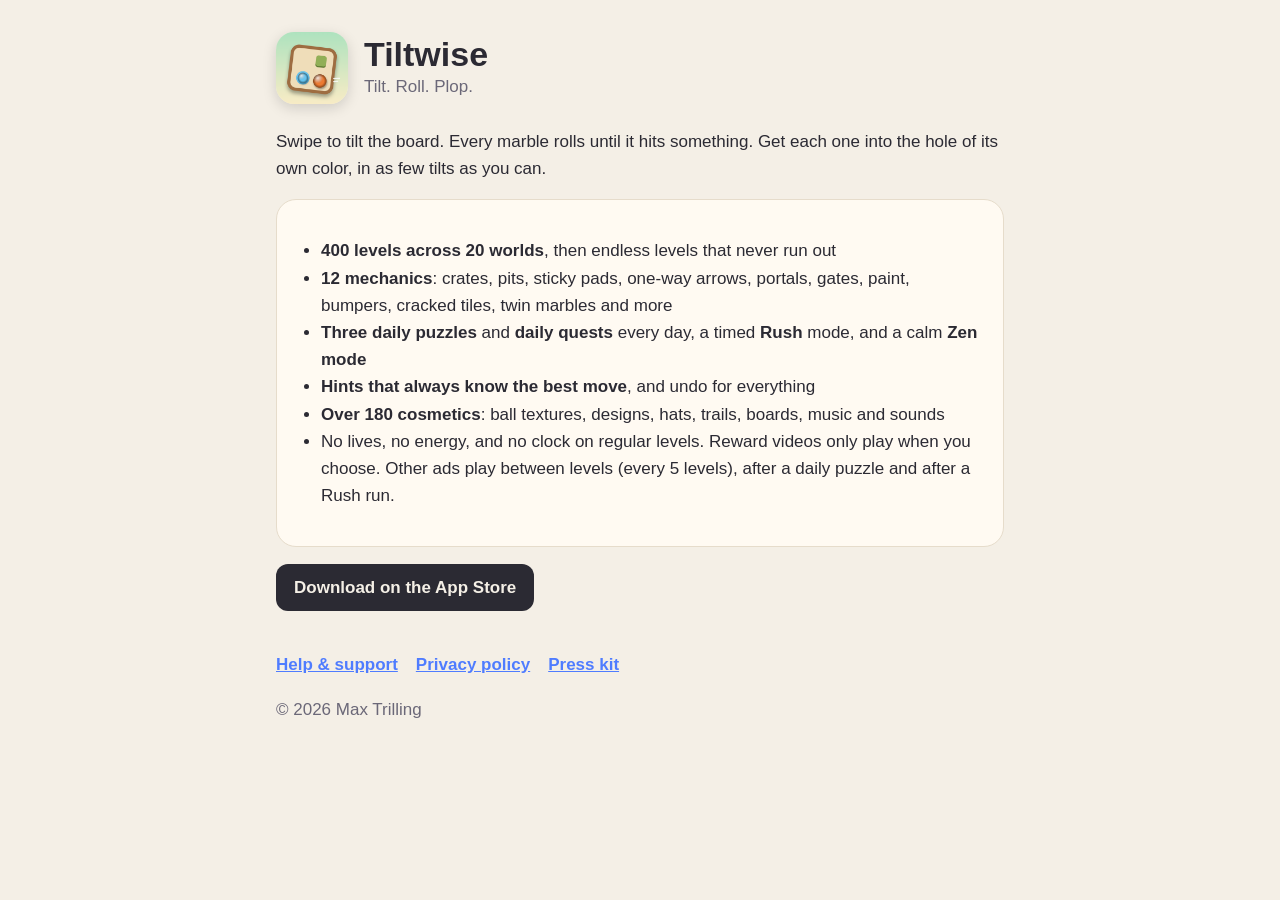
<file: index.html>
<!doctype html>
<html lang="en">
<head>
  <meta charset="utf-8">
  <meta name="viewport" content="width=device-width, initial-scale=1">
  <title>Tiltwise — Tilt &amp; Roll Puzzles</title>
  <meta name="description" content="Tilt the board, roll every marble into its matching hole. 400 levels, daily puzzles and Zen mode for iPhone.">
  <link rel="stylesheet" href="style.css">
  <link rel="icon" href="icon.png">
</head>
<body>
<main>
  <header>
    <img src="icon.png" alt="Tiltwise app icon">
    <div>
      <h1>Tiltwise</h1>
      <div class="muted">Tilt. Roll. Plop.</div>
    </div>
  </header>

  <p>Swipe to tilt the board. Every marble rolls until it hits something. Get each one into the hole of its own color, in as few tilts as you can.</p>

  <div class="card">
    <ul>
      <li><strong>400 levels across 20 worlds</strong>, then endless levels that never run out</li>
      <li><strong>12 mechanics</strong>: crates, pits, sticky pads, one-way arrows, portals, gates, paint, bumpers, cracked tiles, twin marbles and more</li>
      <li><strong>Three daily puzzles</strong> and <strong>daily quests</strong> every day, a timed <strong>Rush</strong> mode, and a calm <strong>Zen mode</strong></li>
      <li><strong>Hints that always know the best move</strong>, and undo for everything</li>
      <li><strong>Over 180 cosmetics</strong>: ball textures, designs, hats, trails, boards, music and sounds</li>
      <li>No lives, no energy, and no clock on regular levels. Reward videos only play when you choose. Other ads play between levels (every 5 levels), after a daily puzzle and after a Rush run.</li>
    </ul>
  </div>

  <p><a class="badge" href="https://apps.apple.com/us/app/tiltwise/id6817270749">Download on the App Store</a></p>

  <nav>
    <a href="support.html">Help &amp; support</a>
    <a href="privacy.html">Privacy policy</a>
    <a href="presskit.html">Press kit</a>
  </nav>
  <p class="muted">© 2026 Max Trilling</p>
</main>
</body>
</html>
</file>
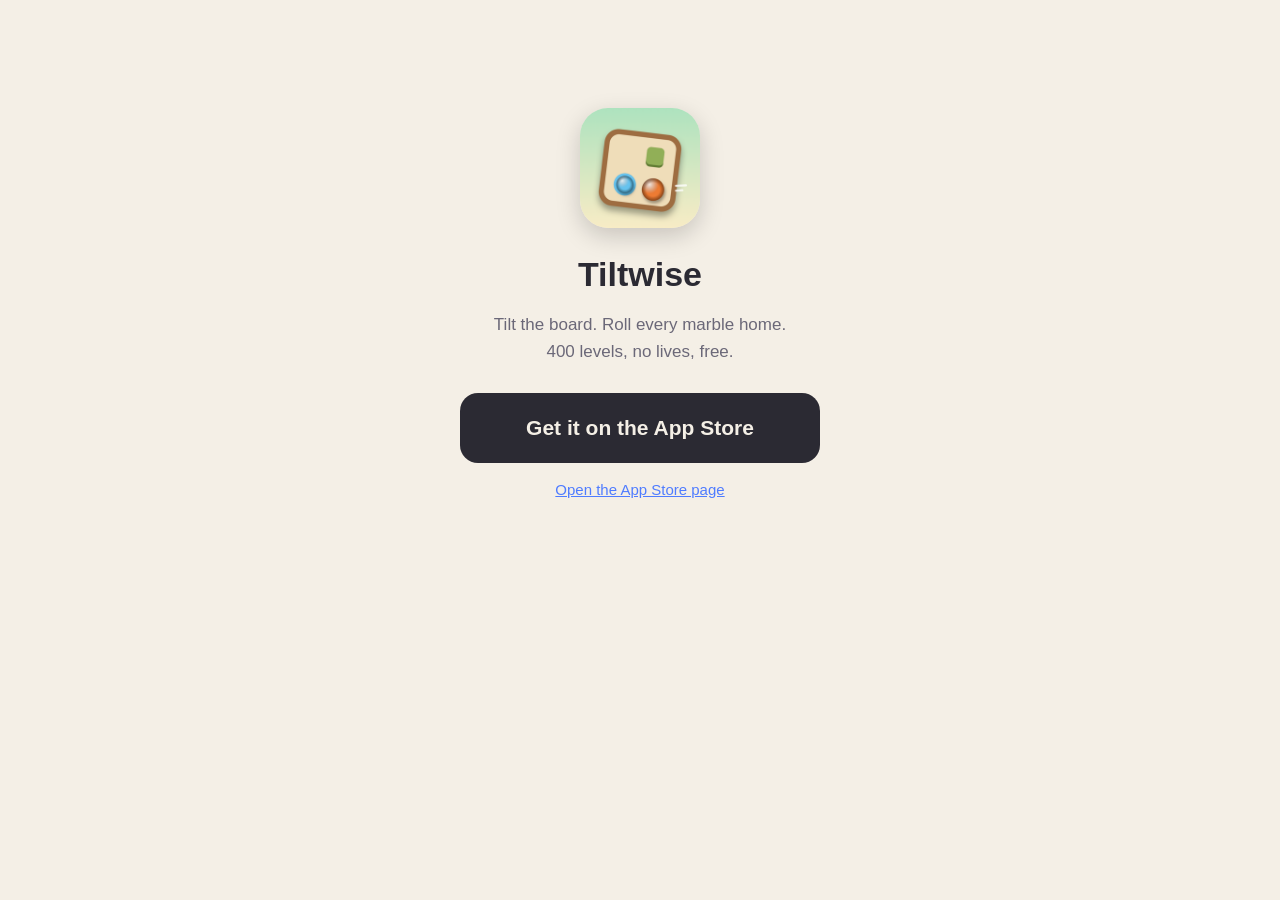
<file: get.html>
<!doctype html>
<html lang="en">
<head>
  <meta charset="utf-8">
  <meta name="viewport" content="width=device-width, initial-scale=1, viewport-fit=cover">
  <title>Get Tiltwise</title>
  <meta name="description" content="Tiltwise: tilt the board, roll every marble home. Free on the App Store.">
  <!-- Link previews (iMessage, WhatsApp, Discord…) for the in-game Share button's links -->
  <meta property="og:type" content="website">
  <meta property="og:site_name" content="Tiltwise">
  <meta property="og:title" content="Tiltwise: Marble Maze Puzzle">
  <meta property="og:description" content="Tilt the board, roll every marble home. 400 levels and 3 new puzzles every day.">
  <meta property="og:image" content="https://tiltwisegame.github.io/og.png">
  <meta property="og:image:width" content="1200">
  <meta property="og:image:height" content="630">
  <meta name="twitter:card" content="summary_large_image">
  <meta name="apple-itunes-app" content="app-id=6817270749">
  <link rel="stylesheet" href="style.css">
  <link rel="icon" href="icon.png">
  <style>
    main { text-align: center; padding-top: 12vh; }
    .icon { width: 120px; height: 120px; border-radius: 28px; box-shadow: 0 8px 24px rgba(0,0,0,.18); }
    h1 { margin: 20px 0 6px; }
    .get { display: block; margin: 28px auto 12px; max-width: 360px; background: var(--ink); color: var(--bg);
           padding: 18px 22px; border-radius: 18px; font-size: 21px; font-weight: 800; text-decoration: none; }
    .small { font-size: 15px; }
  </style>
</head>
<body>
<main>
  <img class="icon" src="icon.png" alt="Tiltwise app icon">
  <h1>Tiltwise</h1>
  <p class="muted">Tilt the board. Roll every marble home.<br>400 levels, no lives, free.</p>
  <a class="get" id="get" href="https://apps.apple.com/app/apple-store/id6817270749?pt=129531525&amp;ct=site_get&amp;mt=8">Get it on the App Store</a>
  <p class="small"><a id="web" href="https://apps.apple.com/app/apple-store/id6817270749?pt=129531525&amp;ct=site_get&amp;mt=8">Open the App Store page</a></p>
</main>
<script>
  // Ads link here with ?ct=<campaign> so App Store Connect can still attribute downloads per ad.
  // On iPhone the itms-apps:// link opens the App Store app itself (skipping the in-app browser's web preview);
  // try it right away, and keep the big button as the one-tap fallback.
  (function () {
    var q = new URLSearchParams(location.search);
    var ct = (q.get("ct") || "site_get").replace(/[^A-Za-z0-9_-]/g, "").slice(0, 40) || "site_get";
    var path = "apps.apple.com/app/apple-store/id6817270749?pt=129531525&ct=" + ct + "&mt=8";
    var web = "https://" + path, app = "itms-apps://" + path;
    var ios = /iPhone|iPad|iPod/.test(navigator.userAgent) ||
              (navigator.platform === "MacIntel" && navigator.maxTouchPoints > 1);
    document.getElementById("web").href = web;
    document.getElementById("get").href = ios ? app : web;
    if (ios) { setTimeout(function () { location.href = app; }, 60); }
  })();
</script>
</body>
</html>
</file>
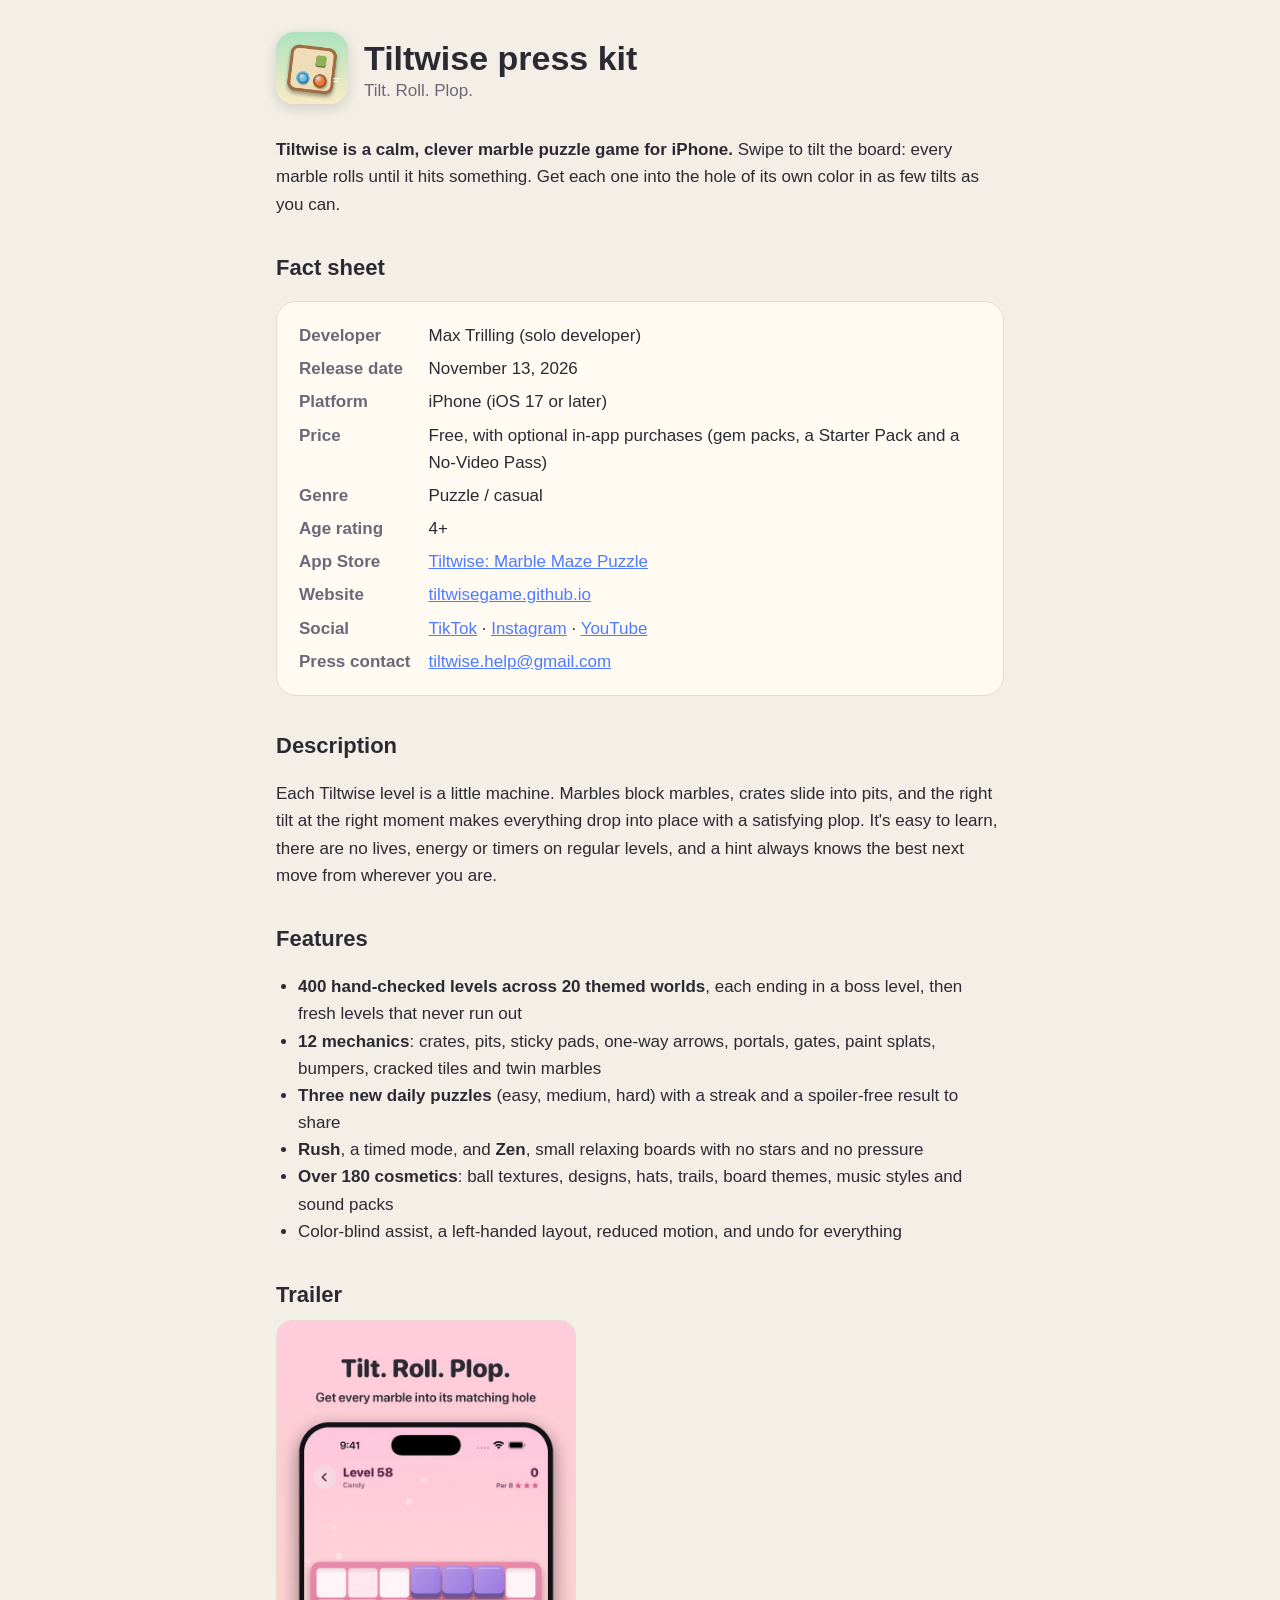
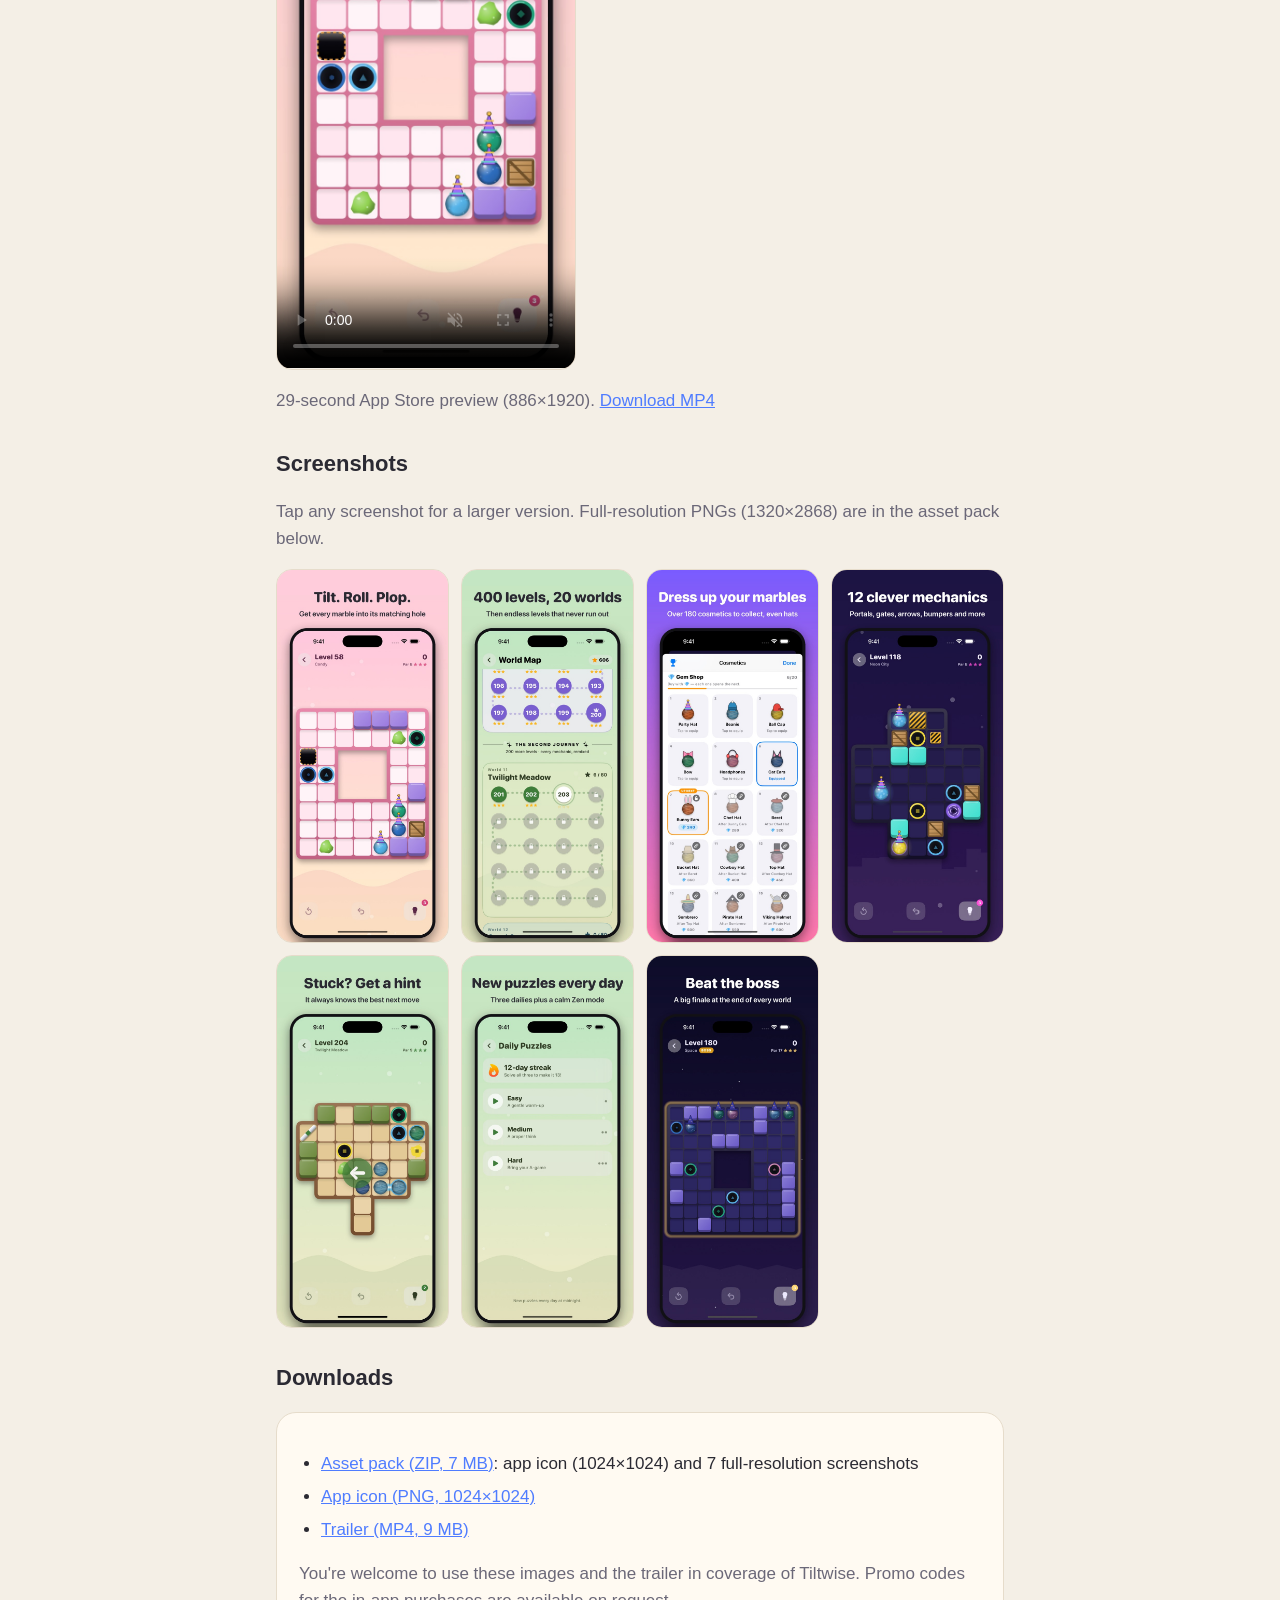
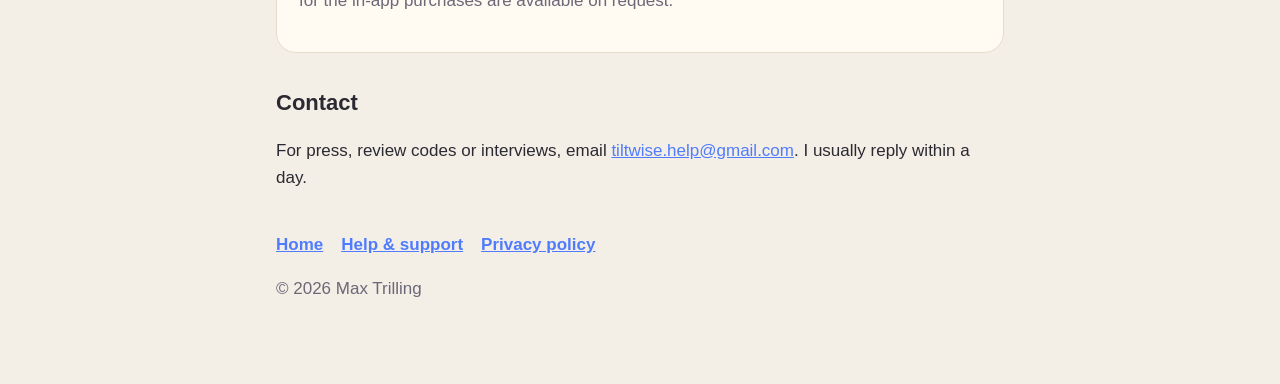
<file: presskit.html>
<!doctype html>
<html lang="en">
<head>
  <meta charset="utf-8">
  <meta name="viewport" content="width=device-width, initial-scale=1">
  <title>Tiltwise Press Kit</title>
  <meta name="description" content="Press kit for Tiltwise, a tilt-and-roll marble puzzle game for iPhone: fact sheet, description, screenshots, icon and trailer.">
  <link rel="stylesheet" href="style.css">
  <link rel="icon" href="icon.png">
  <style>
    .facts { display: grid; grid-template-columns: max-content 1fr; gap: 6px 18px; margin: 0; }
    .facts dt { color: var(--muted); font-weight: 600; }
    .facts dd { margin: 0; }
    .shots { display: grid; grid-template-columns: repeat(auto-fill, minmax(140px, 1fr)); gap: 12px; margin: 16px 0; }
    .shots a { display: block; }
    .shots img { width: 100%; height: auto; border-radius: 16px; border: 1px solid var(--line); display: block; }
    video { width: 100%; max-width: 300px; border-radius: 16px; border: 1px solid var(--line); display: block; }
    .downloads li { margin: 6px 0; }
    @media (max-width: 480px) { .facts { grid-template-columns: 1fr; } .facts dd { margin-bottom: 8px; } }
  </style>
</head>
<body>
<main>
  <header>
    <a href="index.html"><img src="icon.png" alt="Tiltwise app icon"></a>
    <div><h1>Tiltwise press kit</h1><div class="muted">Tilt. Roll. Plop.</div></div>
  </header>

  <p><strong>Tiltwise is a calm, clever marble puzzle game for iPhone.</strong> Swipe to tilt the board: every marble rolls until it hits something. Get each one into the hole of its own color in as few tilts as you can.</p>

  <h2>Fact sheet</h2>
  <div class="card">
    <dl class="facts">
      <dt>Developer</dt><dd>Max Trilling (solo developer)</dd>
      <dt>Release date</dt><dd>November 13, 2026</dd>
      <dt>Platform</dt><dd>iPhone (iOS 17 or later)</dd>
      <dt>Price</dt><dd>Free, with optional in-app purchases (gem packs, a Starter Pack and a No-Video Pass)</dd>
      <dt>Genre</dt><dd>Puzzle / casual</dd>
      <dt>Age rating</dt><dd>4+</dd>
      <dt>App Store</dt><dd><a href="https://apps.apple.com/us/app/tiltwise/id6817270749">Tiltwise: Marble Maze Puzzle</a></dd>
      <dt>Website</dt><dd><a href="index.html">tiltwisegame.github.io</a></dd>
      <dt>Social</dt><dd><a href="https://www.tiktok.com/@tiltwisegame">TikTok</a> · <a href="https://www.instagram.com/tiltwisegame/">Instagram</a> · <a href="https://www.youtube.com/@tiltwisegame">YouTube</a></dd>
      <dt>Press contact</dt><dd><a href="mailto:tiltwise.help@gmail.com">tiltwise.help@gmail.com</a></dd>
    </dl>
  </div>

  <h2>Description</h2>
  <p>Each Tiltwise level is a little machine. Marbles block marbles, crates slide into pits, and the right tilt at the right moment makes everything drop into place with a satisfying plop. It's easy to learn, there are no lives, energy or timers on regular levels, and a hint always knows the best next move from wherever you are.</p>

  <h2>Features</h2>
  <ul>
    <li><strong>400 hand-checked levels across 20 themed worlds</strong>, each ending in a boss level, then fresh levels that never run out</li>
    <li><strong>12 mechanics</strong>: crates, pits, sticky pads, one-way arrows, portals, gates, paint splats, bumpers, cracked tiles and twin marbles</li>
    <li><strong>Three new daily puzzles</strong> (easy, medium, hard) with a streak and a spoiler-free result to share</li>
    <li><strong>Rush</strong>, a timed mode, and <strong>Zen</strong>, small relaxing boards with no stars and no pressure</li>
    <li><strong>Over 180 cosmetics</strong>: ball textures, designs, hats, trails, board themes, music styles and sound packs</li>
    <li>Color-blind assist, a left-handed layout, reduced motion, and undo for everything</li>
  </ul>

  <h2>Trailer</h2>
  <video src="press/tiltwise-app-preview.mp4" controls playsinline muted preload="metadata" poster="press/01-lvl58.jpg"></video>
  <p class="muted">29-second App Store preview (886×1920). <a href="press/tiltwise-app-preview.mp4" download>Download MP4</a></p>

  <h2>Screenshots</h2>
  <p class="muted">Tap any screenshot for a larger version. Full-resolution PNGs (1320×2868) are in the asset pack below.</p>
  <div class="shots">
    <a href="press/01-lvl58.jpg"><img src="press/01-lvl58.jpg" alt="A Tiltwise level with marbles, crates and holes" loading="lazy"></a>
    <a href="press/02-map.jpg"><img src="press/02-map.jpg" alt="The world map with 20 themed worlds" loading="lazy"></a>
    <a href="press/03-hats.jpg"><img src="press/03-hats.jpg" alt="Cosmetics: hats and ball designs" loading="lazy"></a>
    <a href="press/04-lvl118.jpg"><img src="press/04-lvl118.jpg" alt="A later level with portals and arrows" loading="lazy"></a>
    <a href="press/05-hint.jpg"><img src="press/05-hint.jpg" alt="The hint showing the best next tilt" loading="lazy"></a>
    <a href="press/06-daily.jpg"><img src="press/06-daily.jpg" alt="The three daily puzzles and streak" loading="lazy"></a>
    <a href="press/07-boss.jpg"><img src="press/07-boss.jpg" alt="A boss level at the end of a world" loading="lazy"></a>
  </div>

  <h2>Downloads</h2>
  <div class="card">
    <ul class="downloads">
      <li><a href="press/tiltwise-press-assets.zip" download>Asset pack (ZIP, 7 MB)</a>: app icon (1024×1024) and 7 full-resolution screenshots</li>
      <li><a href="press/tiltwise-icon-1024.png" download>App icon (PNG, 1024×1024)</a></li>
      <li><a href="press/tiltwise-app-preview.mp4" download>Trailer (MP4, 9 MB)</a></li>
    </ul>
    <p class="muted">You're welcome to use these images and the trailer in coverage of Tiltwise. Promo codes for the in-app purchases are available on request.</p>
  </div>

  <h2>Contact</h2>
  <p>For press, review codes or interviews, email <a href="mailto:tiltwise.help@gmail.com">tiltwise.help@gmail.com</a>. I usually reply within a day.</p>

  <nav>
    <a href="index.html">Home</a>
    <a href="support.html">Help &amp; support</a>
    <a href="privacy.html">Privacy policy</a>
  </nav>
  <p class="muted">© 2026 Max Trilling</p>
</main>
</body>
</html>
</file>
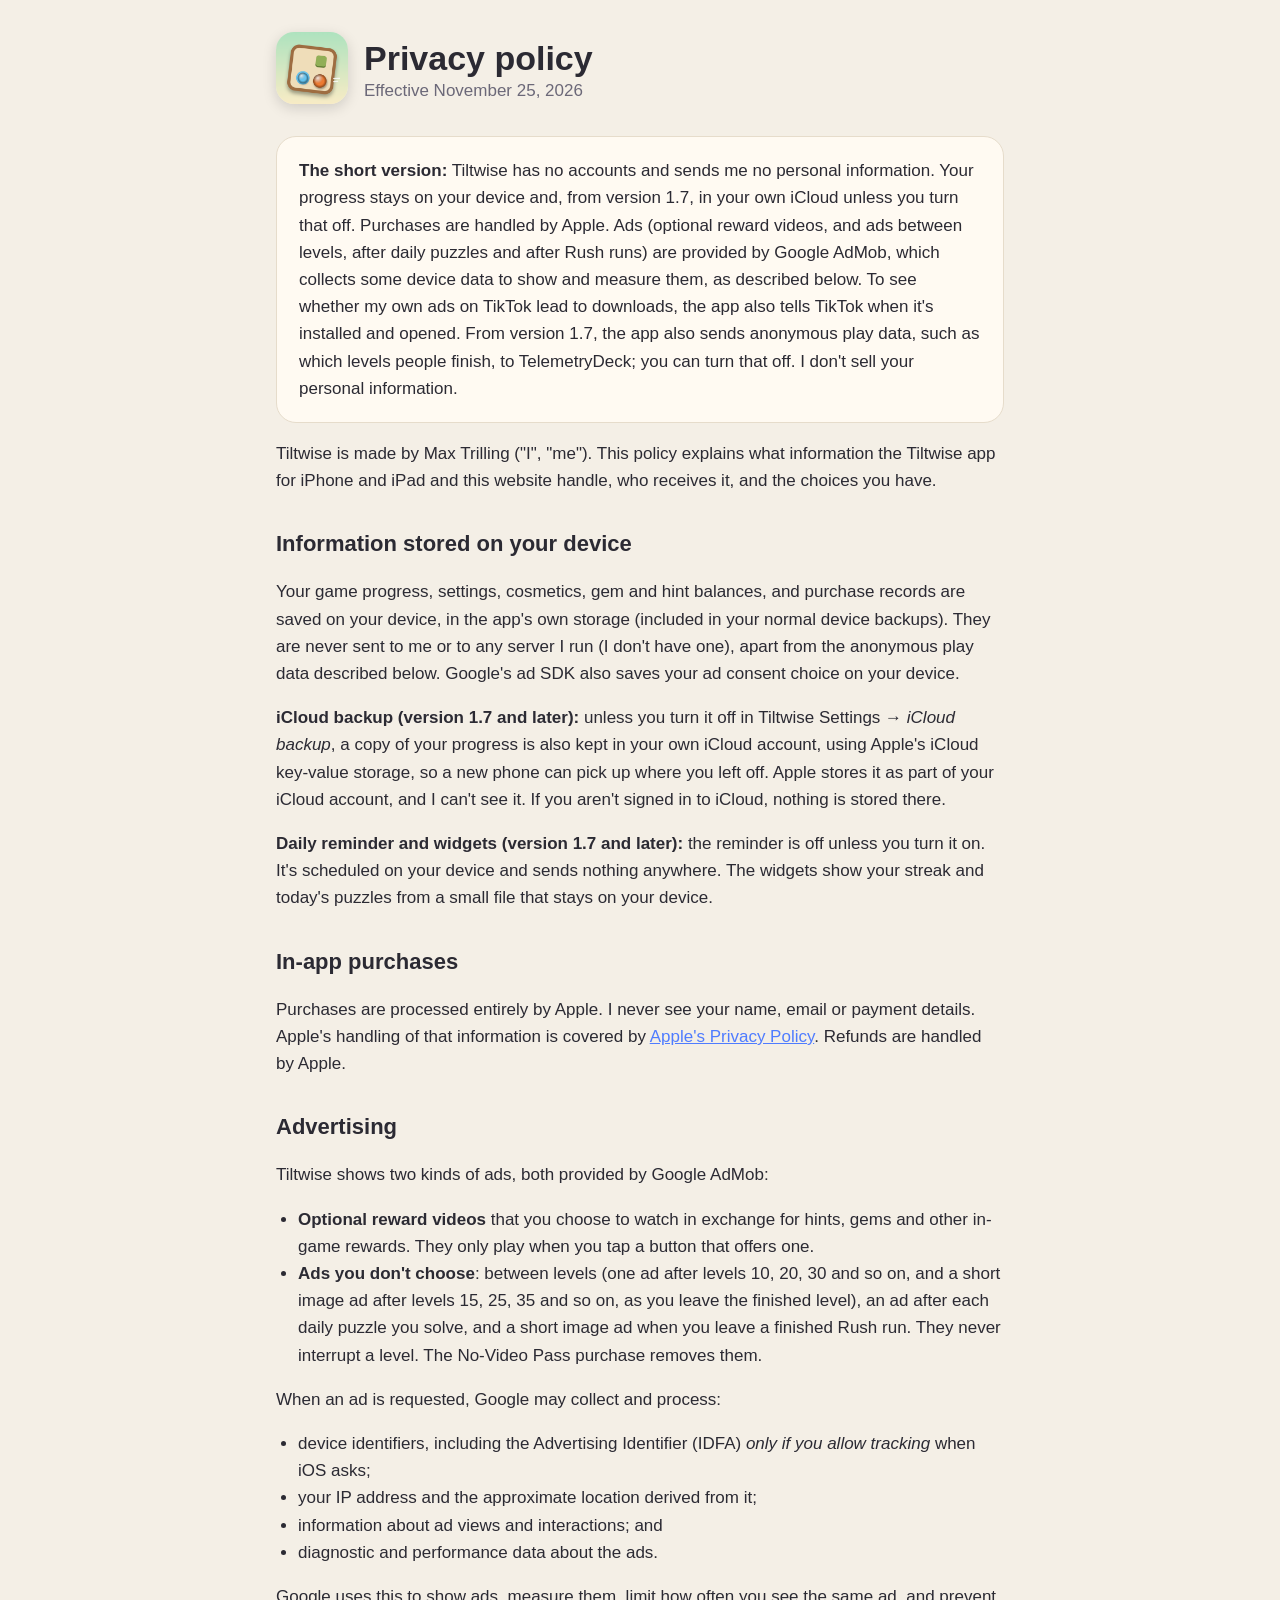
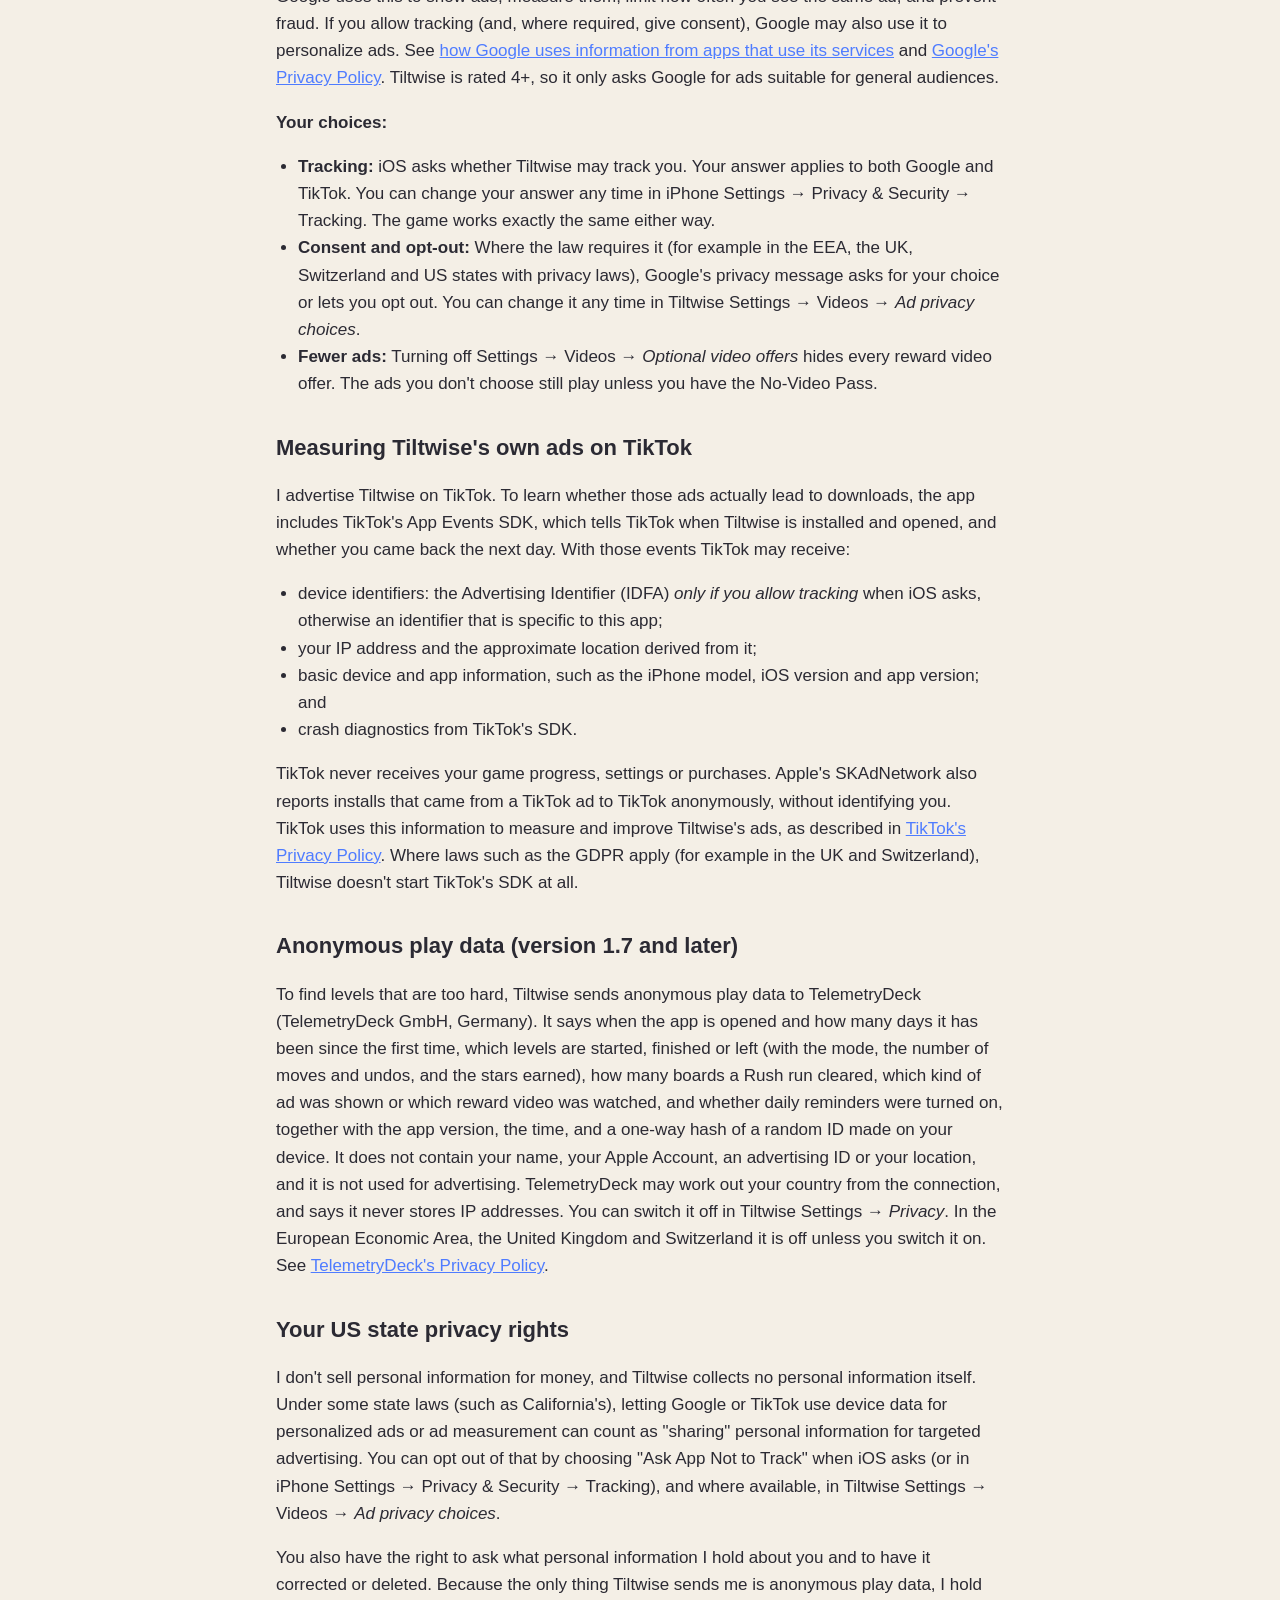
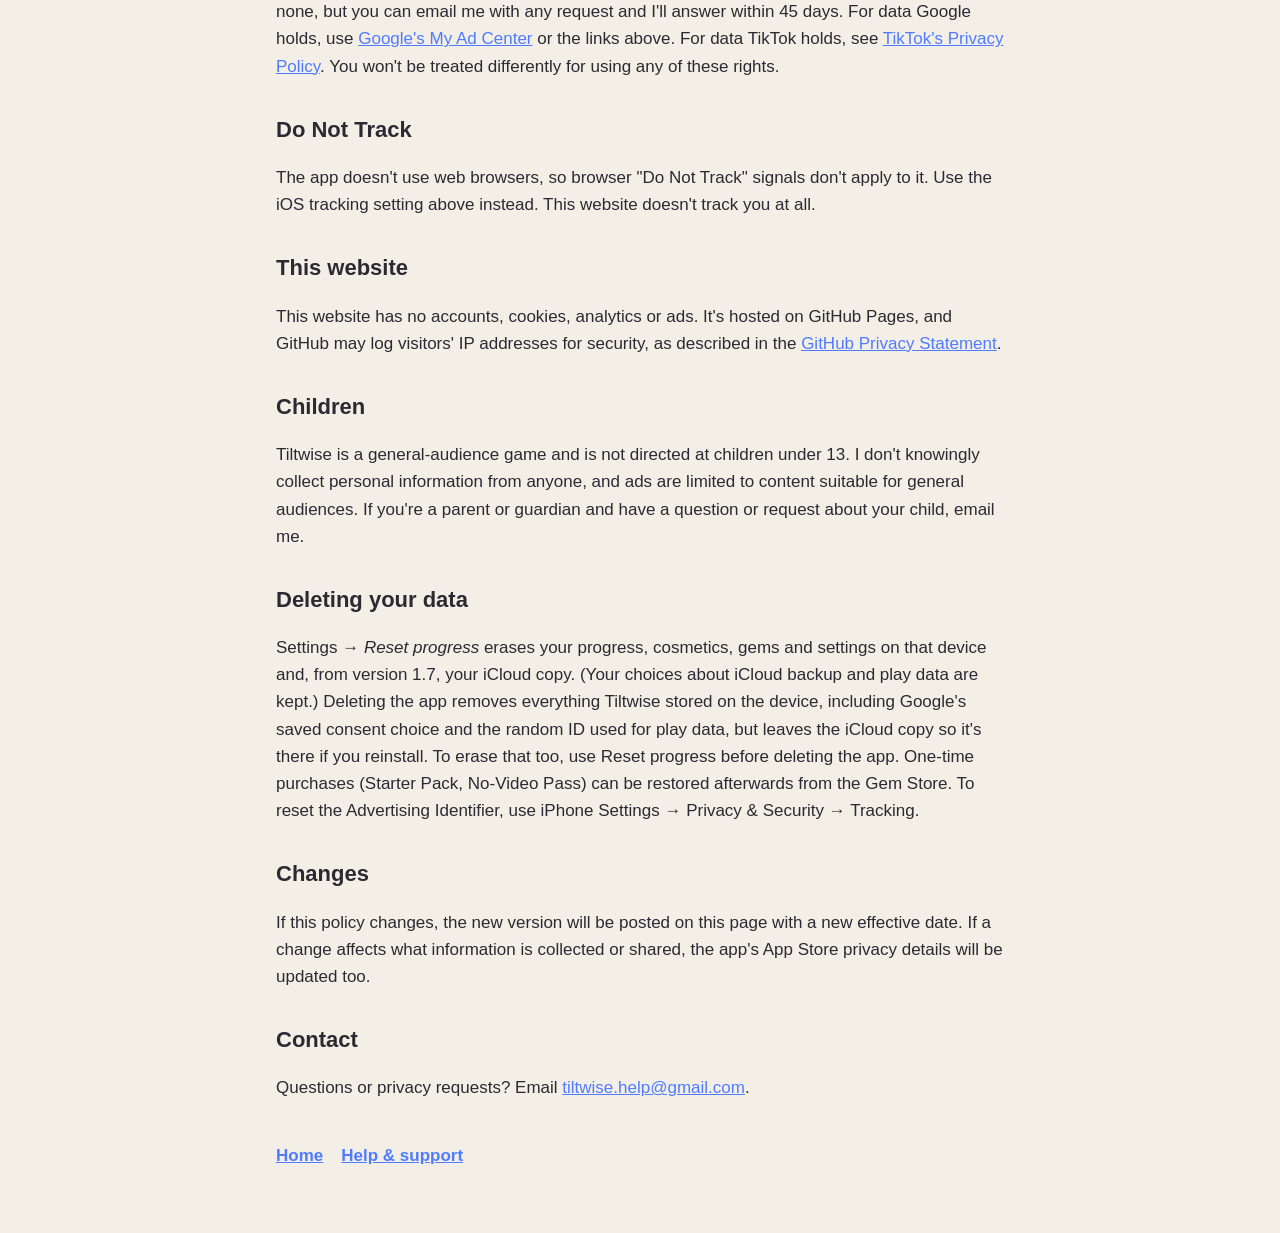
<file: privacy.html>
<!doctype html>
<html lang="en">
<head>
  <meta charset="utf-8">
  <meta name="viewport" content="width=device-width, initial-scale=1">
  <title>Tiltwise Privacy Policy</title>
  <link rel="stylesheet" href="style.css">
  <link rel="icon" href="icon.png">
</head>
<body>
<main>
  <header>
    <a href="index.html"><img src="icon.png" alt="Tiltwise app icon"></a>
    <div><h1>Privacy policy</h1><div class="muted">Effective November 25, 2026</div></div>
  </header>

  <div class="card">
    <strong>The short version:</strong> Tiltwise has no accounts and sends me no personal information. Your progress stays on your device and, from version 1.7, in your own iCloud unless you turn that off. Purchases are handled by Apple. Ads (optional reward videos, and ads between levels, after daily puzzles and after Rush runs) are provided by Google AdMob, which collects some device data to show and measure them, as described below. To see whether my own ads on TikTok lead to downloads, the app also tells TikTok when it's installed and opened. From version 1.7, the app also sends anonymous play data, such as which levels people finish, to TelemetryDeck; you can turn that off. I don't sell your personal information.
  </div>

  <p>Tiltwise is made by Max Trilling ("I", "me"). This policy explains what information the Tiltwise app for iPhone and iPad and this website handle, who receives it, and the choices you have.</p>

  <h2>Information stored on your device</h2>
  <p>Your game progress, settings, cosmetics, gem and hint balances, and purchase records are saved on your device, in the app's own storage (included in your normal device backups). They are never sent to me or to any server I run (I don't have one), apart from the anonymous play data described below. Google's ad SDK also saves your ad consent choice on your device.</p>
  <p><strong>iCloud backup (version 1.7 and later):</strong> unless you turn it off in Tiltwise Settings → <em>iCloud backup</em>, a copy of your progress is also kept in your own iCloud account, using Apple's iCloud key-value storage, so a new phone can pick up where you left off. Apple stores it as part of your iCloud account, and I can't see it. If you aren't signed in to iCloud, nothing is stored there.</p>
  <p><strong>Daily reminder and widgets (version 1.7 and later):</strong> the reminder is off unless you turn it on. It's scheduled on your device and sends nothing anywhere. The widgets show your streak and today's puzzles from a small file that stays on your device.</p>

  <h2>In-app purchases</h2>
  <p>Purchases are processed entirely by Apple. I never see your name, email or payment details. Apple's handling of that information is covered by <a href="https://www.apple.com/legal/privacy/">Apple's Privacy Policy</a>. Refunds are handled by Apple.</p>

  <h2>Advertising</h2>
  <p>Tiltwise shows two kinds of ads, both provided by Google AdMob:</p>
  <ul>
    <li><strong>Optional reward videos</strong> that you choose to watch in exchange for hints, gems and other in-game rewards. They only play when you tap a button that offers one.</li>
    <li><strong>Ads you don't choose</strong>: between levels (one ad after levels 10, 20, 30 and so on, and a short image ad after levels 15, 25, 35 and so on, as you leave the finished level), an ad after each daily puzzle you solve, and a short image ad when you leave a finished Rush run. They never interrupt a level. The No-Video Pass purchase removes them.</li>
  </ul>
  <p>When an ad is requested, Google may collect and process:</p>
  <ul>
    <li>device identifiers, including the Advertising Identifier (IDFA) <em>only if you allow tracking</em> when iOS asks;</li>
    <li>your IP address and the approximate location derived from it;</li>
    <li>information about ad views and interactions; and</li>
    <li>diagnostic and performance data about the ads.</li>
  </ul>
  <p>Google uses this to show ads, measure them, limit how often you see the same ad, and prevent fraud. If you allow tracking (and, where required, give consent), Google may also use it to personalize ads. See <a href="https://policies.google.com/technologies/partner-sites">how Google uses information from apps that use its services</a> and <a href="https://policies.google.com/privacy">Google's Privacy Policy</a>. Tiltwise is rated 4+, so it only asks Google for ads suitable for general audiences.</p>
  <p><strong>Your choices:</strong></p>
  <ul>
    <li><strong>Tracking:</strong> iOS asks whether Tiltwise may track you. Your answer applies to both Google and TikTok. You can change your answer any time in iPhone Settings → Privacy &amp; Security → Tracking. The game works exactly the same either way.</li>
    <li><strong>Consent and opt-out:</strong> Where the law requires it (for example in the EEA, the UK, Switzerland and US states with privacy laws), Google's privacy message asks for your choice or lets you opt out. You can change it any time in Tiltwise Settings → Videos → <em>Ad privacy choices</em>.</li>
    <li><strong>Fewer ads:</strong> Turning off Settings → Videos → <em>Optional video offers</em> hides every reward video offer. The ads you don't choose still play unless you have the No-Video Pass.</li>
  </ul>

  <h2>Measuring Tiltwise's own ads on TikTok</h2>
  <p>I advertise Tiltwise on TikTok. To learn whether those ads actually lead to downloads, the app includes TikTok's App Events SDK, which tells TikTok when Tiltwise is installed and opened, and whether you came back the next day. With those events TikTok may receive:</p>
  <ul>
    <li>device identifiers: the Advertising Identifier (IDFA) <em>only if you allow tracking</em> when iOS asks, otherwise an identifier that is specific to this app;</li>
    <li>your IP address and the approximate location derived from it;</li>
    <li>basic device and app information, such as the iPhone model, iOS version and app version; and</li>
    <li>crash diagnostics from TikTok's SDK.</li>
  </ul>
  <p>TikTok never receives your game progress, settings or purchases. Apple's SKAdNetwork also reports installs that came from a TikTok ad to TikTok anonymously, without identifying you. TikTok uses this information to measure and improve Tiltwise's ads, as described in <a href="https://www.tiktok.com/legal/page/us/privacy-policy/en">TikTok's Privacy Policy</a>. Where laws such as the GDPR apply (for example in the UK and Switzerland), Tiltwise doesn't start TikTok's SDK at all.</p>

  <h2>Anonymous play data (version 1.7 and later)</h2>
  <p>To find levels that are too hard, Tiltwise sends anonymous play data to TelemetryDeck (TelemetryDeck GmbH, Germany). It says when the app is opened and how many days it has been since the first time, which levels are started, finished or left (with the mode, the number of moves and undos, and the stars earned), how many boards a Rush run cleared, which kind of ad was shown or which reward video was watched, and whether daily reminders were turned on, together with the app version, the time, and a one-way hash of a random ID made on your device. It does not contain your name, your Apple Account, an advertising ID or your location, and it is not used for advertising. TelemetryDeck may work out your country from the connection, and says it never stores IP addresses. You can switch it off in Tiltwise Settings → <em>Privacy</em>. In the European Economic Area, the United Kingdom and Switzerland it is off unless you switch it on. See <a href="https://telemetrydeck.com/privacy/">TelemetryDeck's Privacy Policy</a>.</p>

  <h2>Your US state privacy rights</h2>
  <p>I don't sell personal information for money, and Tiltwise collects no personal information itself. Under some state laws (such as California's), letting Google or TikTok use device data for personalized ads or ad measurement can count as "sharing" personal information for targeted advertising. You can opt out of that by choosing "Ask App Not to Track" when iOS asks (or in iPhone Settings → Privacy &amp; Security → Tracking), and where available, in Tiltwise Settings → Videos → <em>Ad privacy choices</em>.</p>
  <p>You also have the right to ask what personal information I hold about you and to have it corrected or deleted. Because the only thing Tiltwise sends me is anonymous play data, I hold none, but you can email me with any request and I'll answer within 45 days. For data Google holds, use <a href="https://myadcenter.google.com/">Google's My Ad Center</a> or the links above. For data TikTok holds, see <a href="https://www.tiktok.com/legal/page/us/privacy-policy/en">TikTok's Privacy Policy</a>. You won't be treated differently for using any of these rights.</p>

  <h2>Do Not Track</h2>
  <p>The app doesn't use web browsers, so browser "Do Not Track" signals don't apply to it. Use the iOS tracking setting above instead. This website doesn't track you at all.</p>

  <h2>This website</h2>
  <p>This website has no accounts, cookies, analytics or ads. It's hosted on GitHub Pages, and GitHub may log visitors' IP addresses for security, as described in the <a href="https://docs.github.com/en/site-policy/privacy-policies/github-general-privacy-statement">GitHub Privacy Statement</a>.</p>

  <h2>Children</h2>
  <p>Tiltwise is a general-audience game and is not directed at children under 13. I don't knowingly collect personal information from anyone, and ads are limited to content suitable for general audiences. If you're a parent or guardian and have a question or request about your child, email me.</p>

  <h2>Deleting your data</h2>
  <p>Settings → <em>Reset progress</em> erases your progress, cosmetics, gems and settings on that device and, from version 1.7, your iCloud copy. (Your choices about iCloud backup and play data are kept.) Deleting the app removes everything Tiltwise stored on the device, including Google's saved consent choice and the random ID used for play data, but leaves the iCloud copy so it's there if you reinstall. To erase that too, use Reset progress before deleting the app. One-time purchases (Starter Pack, No-Video Pass) can be restored afterwards from the Gem Store. To reset the Advertising Identifier, use iPhone Settings → Privacy &amp; Security → Tracking.</p>

  <h2>Changes</h2>
  <p>If this policy changes, the new version will be posted on this page with a new effective date. If a change affects what information is collected or shared, the app's App Store privacy details will be updated too.</p>

  <h2>Contact</h2>
  <p>Questions or privacy requests? Email <a href="mailto:tiltwise.help@gmail.com">tiltwise.help@gmail.com</a>.</p>

  <nav>
    <a href="index.html">Home</a>
    <a href="support.html">Help &amp; support</a>
  </nav>
</main>
</body>
</html>
</file>
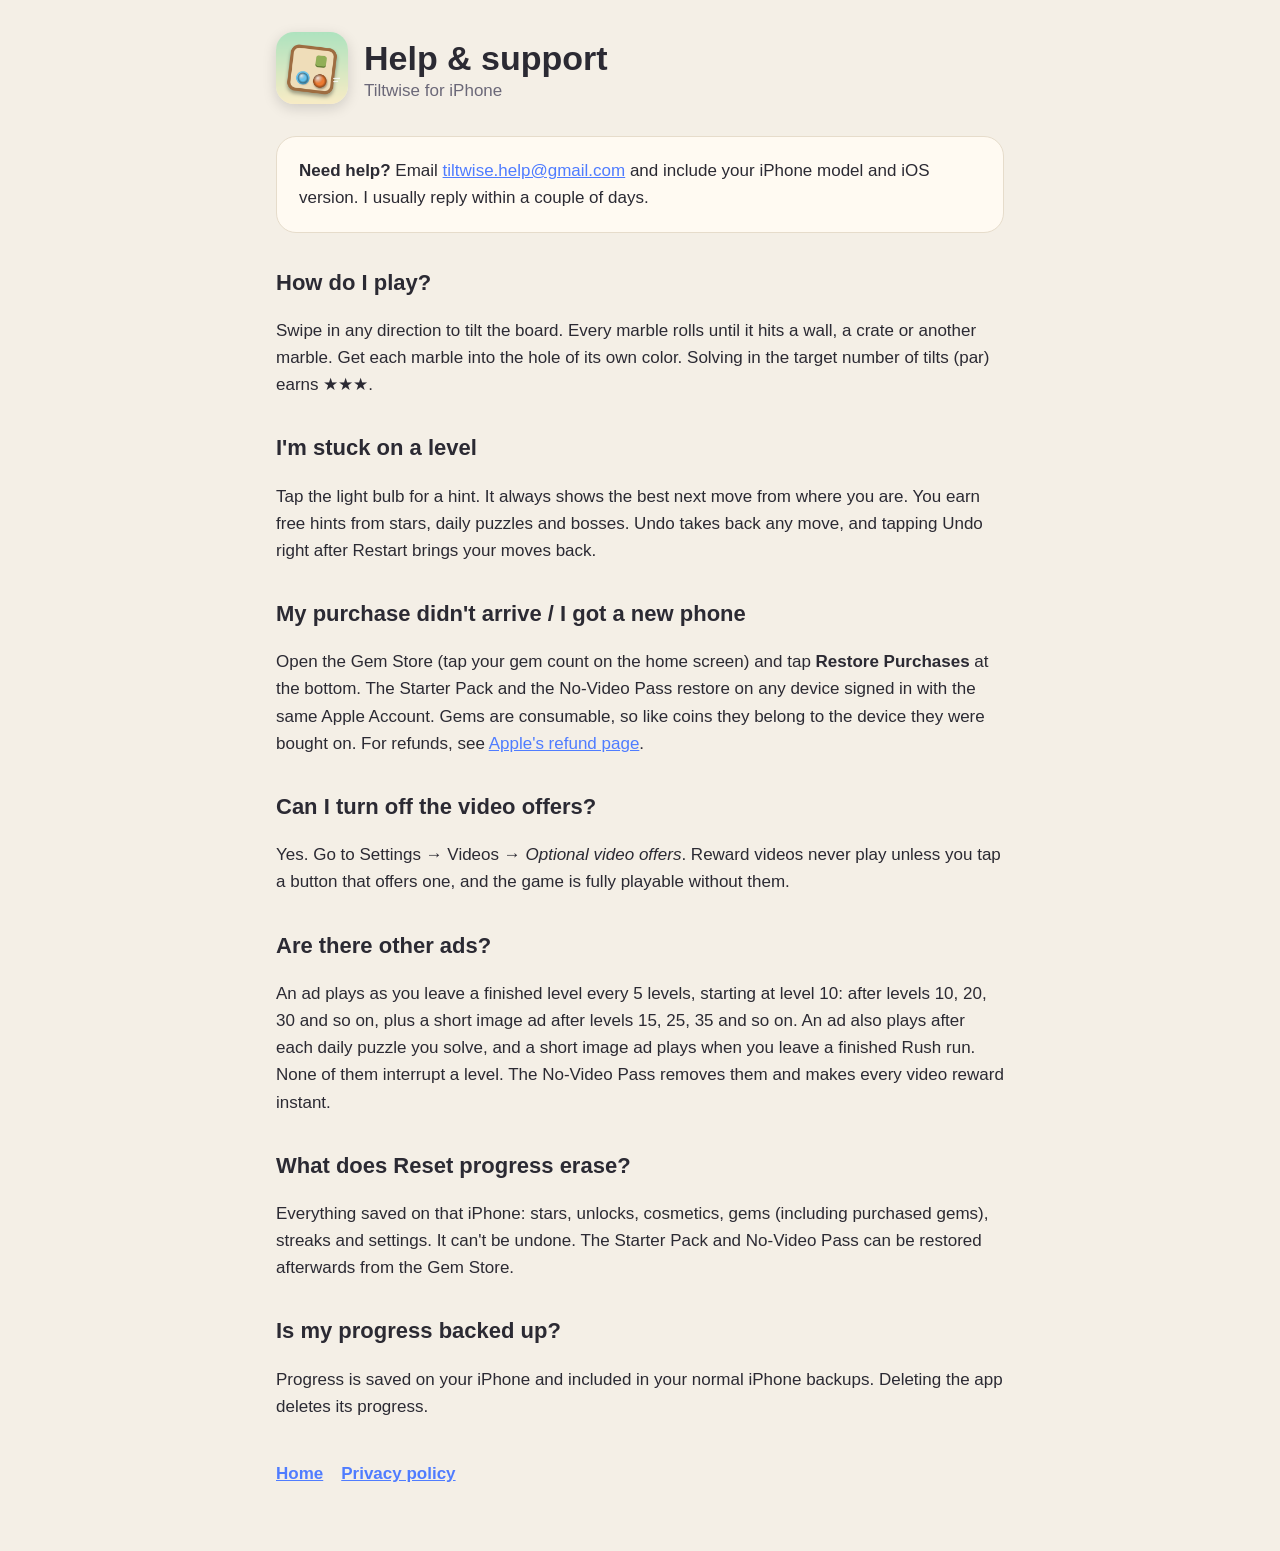
<file: support.html>
<!doctype html>
<html lang="en">
<head>
  <meta charset="utf-8">
  <meta name="viewport" content="width=device-width, initial-scale=1">
  <title>Tiltwise Support</title>
  <link rel="stylesheet" href="style.css">
  <link rel="icon" href="icon.png">
</head>
<body>
<main>
  <header>
    <a href="index.html"><img src="icon.png" alt="Tiltwise app icon"></a>
    <div><h1>Help &amp; support</h1><div class="muted">Tiltwise for iPhone</div></div>
  </header>

  <div class="card">
    <strong>Need help?</strong> Email <a href="mailto:tiltwise.help@gmail.com">tiltwise.help@gmail.com</a> and include your iPhone model and iOS version. I usually reply within a couple of days.
  </div>

  <h2>How do I play?</h2>
  <p>Swipe in any direction to tilt the board. Every marble rolls until it hits a wall, a crate or another marble. Get each marble into the hole of its own color. Solving in the target number of tilts (par) earns ★★★.</p>

  <h2>I'm stuck on a level</h2>
  <p>Tap the light bulb for a hint. It always shows the best next move from where you are. You earn free hints from stars, daily puzzles and bosses. Undo takes back any move, and tapping Undo right after Restart brings your moves back.</p>

  <h2>My purchase didn't arrive / I got a new phone</h2>
  <p>Open the Gem Store (tap your gem count on the home screen) and tap <strong>Restore Purchases</strong> at the bottom. The Starter Pack and the No-Video Pass restore on any device signed in with the same Apple Account. Gems are consumable, so like coins they belong to the device they were bought on. For refunds, see <a href="https://support.apple.com/118223">Apple's refund page</a>.</p>

  <h2>Can I turn off the video offers?</h2>
  <p>Yes. Go to Settings → Videos → <em>Optional video offers</em>. Reward videos never play unless you tap a button that offers one, and the game is fully playable without them.</p>

  <h2>Are there other ads?</h2>
  <p>An ad plays as you leave a finished level every 5 levels, starting at level 10: after levels 10, 20, 30 and so on, plus a short image ad after levels 15, 25, 35 and so on. An ad also plays after each daily puzzle you solve, and a short image ad plays when you leave a finished Rush run. None of them interrupt a level. The No-Video Pass removes them and makes every video reward instant.</p>

  <h2>What does Reset progress erase?</h2>
  <p>Everything saved on that iPhone: stars, unlocks, cosmetics, gems (including purchased gems), streaks and settings. It can't be undone. The Starter Pack and No-Video Pass can be restored afterwards from the Gem Store.</p>

  <h2>Is my progress backed up?</h2>
  <p>Progress is saved on your iPhone and included in your normal iPhone backups. Deleting the app deletes its progress.</p>

  <nav>
    <a href="index.html">Home</a>
    <a href="privacy.html">Privacy policy</a>
  </nav>
</main>
</body>
</html>
</file>
<file: style.css>
:root {
  --bg: #f4efe6; --card: #fffaf2; --ink: #2b2a33; --muted: #6b6878; --accent: #4f7cff; --line: #e6dccb;
}
@media (prefers-color-scheme: dark) {
  :root { --bg: #16151c; --card: #201f29; --ink: #f1eee8; --muted: #a8a4b6; --accent: #8aa6ff; --line: #34323f; }
}
* { box-sizing: border-box; }
body {
  margin: 0; background: var(--bg); color: var(--ink);
  font: 17px/1.6 ui-rounded, -apple-system, "SF Pro Rounded", "Segoe UI", Roboto, sans-serif;
}
main { max-width: 760px; margin: 0 auto; padding: 32px 16px 64px; }
header { display: flex; align-items: center; gap: 16px; margin-bottom: 24px; }
header img { width: 72px; height: 72px; border-radius: 18px; box-shadow: 0 4px 14px rgba(0,0,0,.15); }
header a { color: inherit; text-decoration: none; }
h1 { font-size: 34px; line-height: 1.1; margin: 0; }
h2 { font-size: 22px; margin: 32px 0 8px; }
p, li { color: var(--ink); }
.muted { color: var(--muted); }
.card { background: var(--card); border: 1px solid var(--line); border-radius: 20px; padding: 20px 22px; margin: 16px 0; }
a { color: var(--accent); }
nav { display: flex; gap: 18px; flex-wrap: wrap; margin-top: 40px; font-weight: 600; }
ul { padding-left: 22px; }
.badge { display: inline-block; background: var(--ink); color: var(--bg); padding: 10px 18px; border-radius: 12px; font-weight: 700; text-decoration: none; }
</file>
